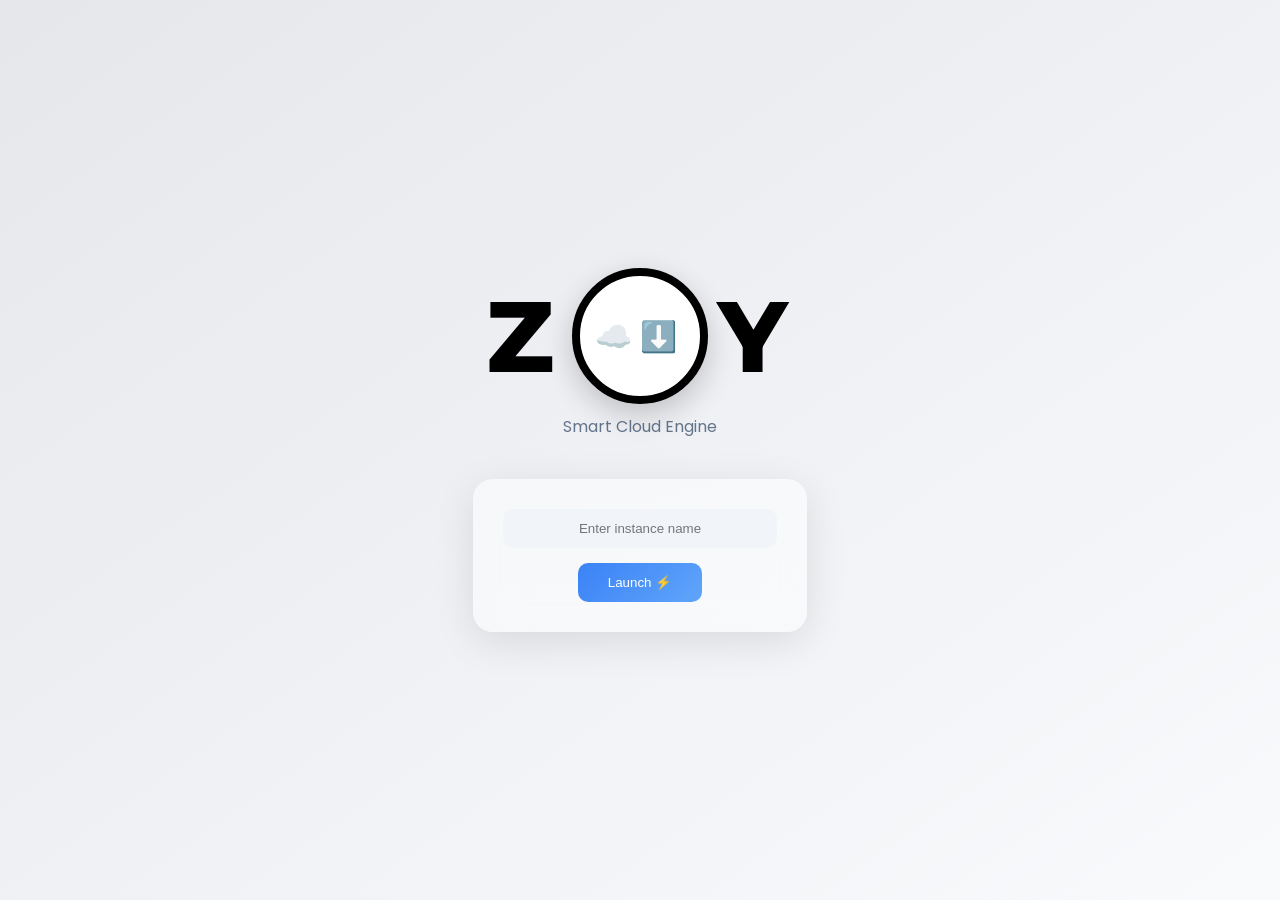
<file: frontend/index.html>
<!DOCTYPE html>
<html>
<head>
  <title>ZOY Cloud</title>

  <link href="https://fonts.googleapis.com/css2?family=Montserrat:wght@800&family=Poppins:wght@300&display=swap" rel="stylesheet">

  <style>
    body {
      margin: 0;
      height: 100vh;
      display: flex;
      justify-content: center;
      align-items: center;
      background: linear-gradient(145deg, #e5e7eb, #f8fafc);
      font-family: 'Poppins', sans-serif;
    }

    .container {
      text-align: center;
    }

    .logo {
      font-family: 'Montserrat', sans-serif;
      font-size: 100px;
      font-weight: 800;
      color: black;
      letter-spacing: 8px;
      display: flex;
      align-items: center;
      justify-content: center;
    }

    .o {
      position: relative;
      width: 120px;
      height: 120px;
      border-radius: 50%;
      border: 8px solid black;
      display: flex;
      align-items: center;
      justify-content: center;
      margin: 0 10px;
      background: white;
      box-shadow: 0 10px 30px rgba(0,0,0,0.2);
    }

    .o span {
      font-size: 30px;
      color: #3b82f6;
    }

    .tagline {
      margin-top: 10px;
      color: #64748b;
    }

    .glass {
      margin-top: 40px;
      backdrop-filter: blur(20px);
      background: rgba(255,255,255,0.5);
      padding: 30px;
      border-radius: 20px;
      box-shadow: 0 10px 40px rgba(0,0,0,0.1);
    }

    input {
      padding: 12px;
      width: 250px;
      border-radius: 10px;
      border: none;
      outline: none;
      background: #f1f5f9;
      text-align: center;
    }

    button {
      margin-top: 15px;
      padding: 12px 30px;
      border: none;
      border-radius: 10px;
      background: linear-gradient(135deg, #3b82f6, #60a5fa);
      color: white;
      cursor: pointer;
      transition: 0.3s;
    }

    button:hover {
      transform: scale(1.05);
      box-shadow: 0 0 20px #3b82f6;
    }
  </style>
</head>

<body>

  <div class="container">

    <!-- LOGO -->
    <div class="logo">
      Z
      <div class="o">
        <span>☁️⬇️</span>
      </div>
      Y
    </div>

    <div class="tagline">Smart Cloud Engine</div>

    <!-- GLASS BOX -->
    <div class="glass">
      <input type="text" id="name" placeholder="Enter instance name">
      <br>
      <button onclick="createServer()">Launch ⚡</button>
    </div>

  </div>

  <script>
async function createServer() {
  const name = document.getElementById("name").value;
if (!name) {
  alert("Enter name first!");
  return;
}

  await fetch("https://atm-first-code.onrender.com/create-server?name=" + name, {
    method: "POST"
  });

  window.location.href = "dashboard.html";
}
</script>

</body>
</html>
</file>
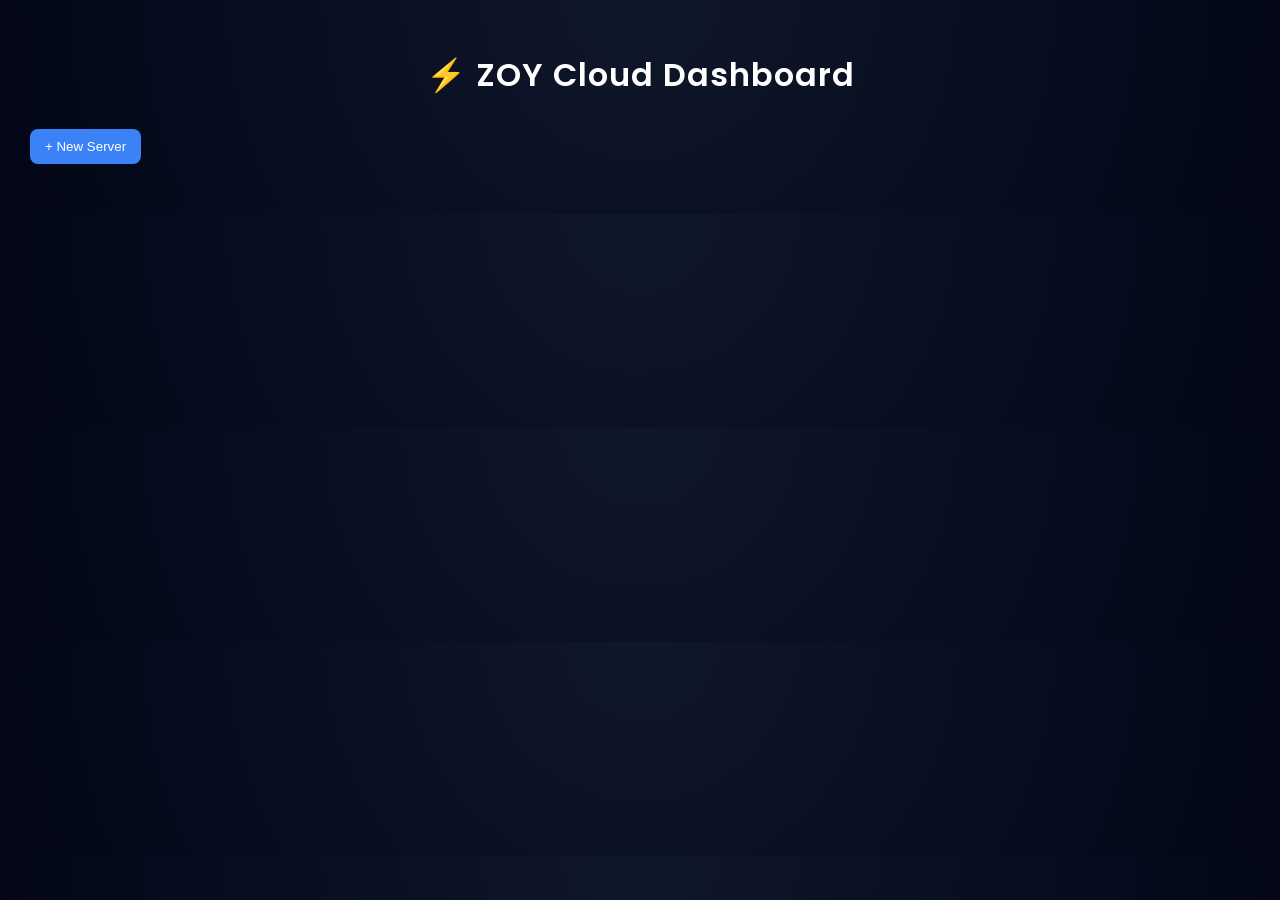
<file: frontend/dashboard.html>
<!DOCTYPE html>
<html>
<head>
  <title>ZOY Dashboard</title>

  <link href="https://fonts.googleapis.com/css2?family=Poppins&display=swap" rel="stylesheet">

  <style>
   body {
  margin: 0;
  font-family: 'Poppins', sans-serif;
  background: radial-gradient(circle at top, #0f172a, #020617);
  color: white;
  padding: 30px;
}


    h1 {
      text-align: center;
      margin-bottom: 30px;
    }

    .grid {
      display: grid;
      grid-template-columns: repeat(auto-fill, minmax(200px, 1fr));
      gap: 20px;
    }

    .card {
      backdrop-filter: blur(20px);
      background: rgba(255,255,255,0.05);
      padding: 20px;
      border-radius: 15px;
      text-align: center;
      box-shadow: 0 5px 20px rgba(0,0,0,0.4);
    }

    .status {
      color: #22c55e;
      margin-top: 10px;
    }

    .delete-btn {
  margin-top: 10px;
  padding: 8px 12px;
  border: none;
  border-radius: 8px;
  background: rgba(239,68,68,0.2);
  color: #ef4444;
  cursor: pointer;
  transition: 0.3s;
}

.delete-btn:hover {
  background: #ef4444;
  color: white;
}

.card {
  padding: 20px;
  border-radius: 20px;
  text-align: center;
  transition: 0.3s;

  background: rgba(255,255,255,0.05);
  backdrop-filter: blur(20px);
  border: 1px solid rgba(255,255,255,0.1);
}

.glass {
  background: rgba(255,255,255,0.05);
  backdrop-filter: blur(20px);
  border-radius: 20px;
  border: 1px solid rgba(255,255,255,0.1);
  box-shadow: 0 10px 30px rgba(0,0,0,0.5);
}

  </style>
</head>

<body>

<h1 style="
  font-size: 32px;
  font-weight: 600;
  letter-spacing: 1px;
">
⚡ ZOY Cloud Dashboard</h1>
<button onclick="window.location.href='./index.html'" style="
  padding:10px 15px;
  border:none;
  border-radius:8px;
  background:#3b82f6;
  color:white;
  cursor:pointer;
  margin-bottom:20px;
">
  + New Server
</button>

<div class="grid" id="list"></div>

<script>
async function loadServers() {
  const res = await fetch("https://atm-first-code.onrender.com/servers");
  const data = await res.json();

  const list = document.getElementById("list");
  list.innerHTML = "";

  data.forEach(server => {
    const div = document.createElement("div");
    div.className = "card";

    div.innerHTML = `
      <h3>${server.name}</h3>
      <div class="status">Running 🟢</div>
      <button class="delete-btn" onclick="deleteServer('${server.name}')">
        Delete
      </button>
    `;

    list.appendChild(div);
  });
}

async function deleteServer(name) {
  await fetch("https://atm-first-code.onrender.com/delete-server?name=" + name, {
    method: "DELETE"
  });

  loadServers();
}

loadServers();
</script>


</body>
</html>
</file>
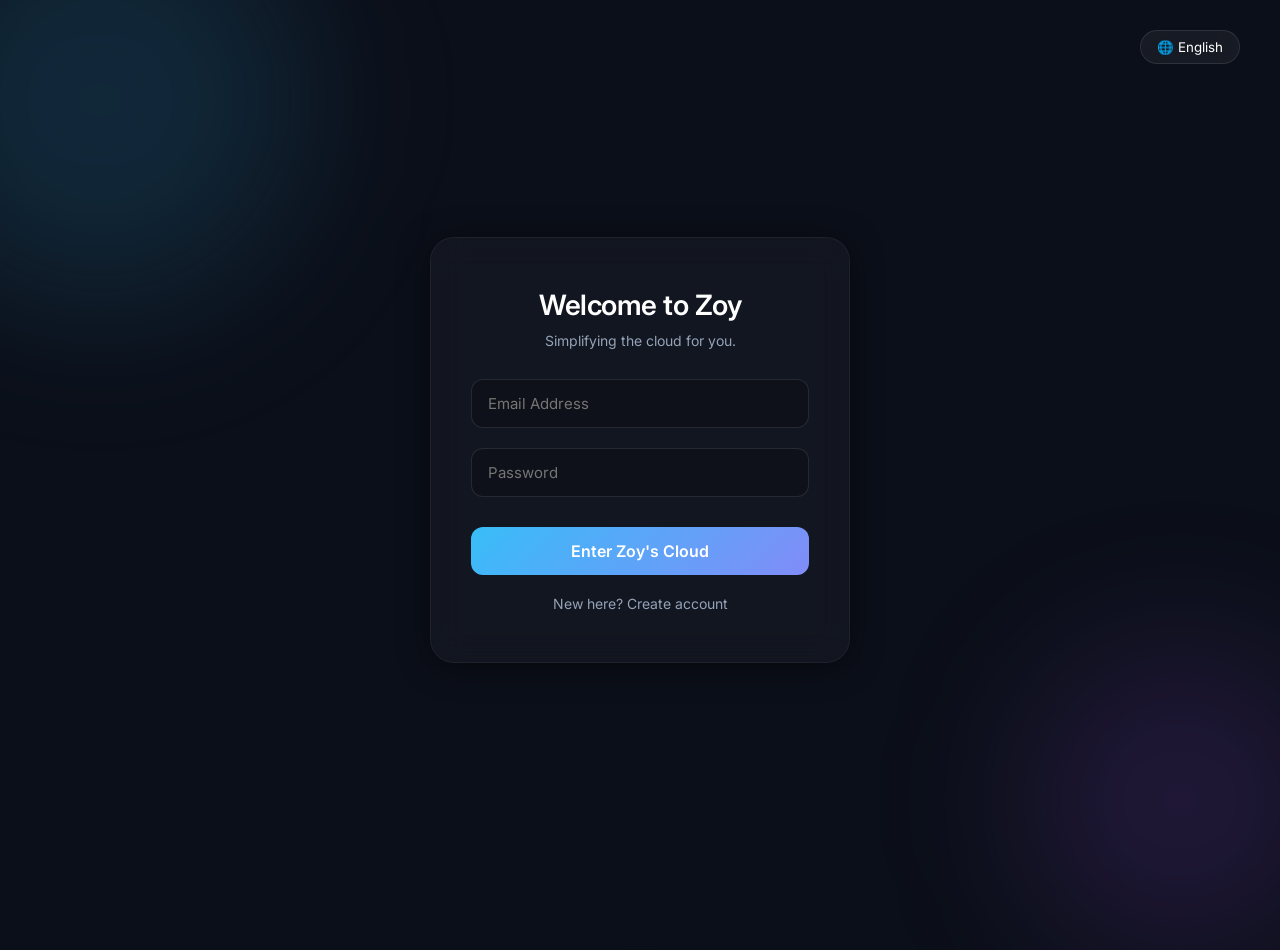
<file: templates/login.html>
<!DOCTYPE html>
<html lang="en">
<head>
    <meta charset="UTF-8">
    <meta name="viewport" content="width=device-width, initial-scale=1.0">
    <title>Zoy's Cloud | Premium Access</title>
    <link href="https://fonts.googleapis.com/css2?family=Inter:wght@300;400;600&display=swap" rel="stylesheet">
    <style>
        /* 🌌 Premium Dark Theme & Glassmorphism */
        * { margin: 0; padding: 0; box-sizing: border-box; font-family: 'Inter', sans-serif; }
        body {
            background-color: #0b0f19; color: #ffffff; display: flex;
            justify-content: center; align-items: center; height: 100vh;
            overflow: hidden; position: relative;
        }
        
        .glow-circle-1 {
            position: absolute; width: 400px; height: 400px; background: rgba(56, 189, 248, 0.15);
            border-radius: 50%; filter: blur(80px); top: -100px; left: -100px;
        }
        .glow-circle-2 {
            position: absolute; width: 300px; height: 300px; background: rgba(168, 85, 247, 0.15);
            border-radius: 50%; filter: blur(80px); bottom: -50px; right: -50px;
        }

        .lang-switch {
            position: absolute; top: 30px; right: 40px; z-index: 10;
            background: rgba(255, 255, 255, 0.05); border: 1px solid rgba(255, 255, 255, 0.1);
            color: white; padding: 8px 16px; border-radius: 20px; cursor: pointer;
            backdrop-filter: blur(10px); transition: 0.3s;
        }
        .lang-switch:hover { background: rgba(255, 255, 255, 0.1); }

        .glass-card {
            background: rgba(255, 255, 255, 0.03); backdrop-filter: blur(16px);
            border: 1px solid rgba(255, 255, 255, 0.05); padding: 50px 40px;
            border-radius: 24px; width: 100%; max-width: 420px; z-index: 5;
            box-shadow: 0 4px 30px rgba(0, 0, 0, 0.5); text-align: center;
        }

        .glass-card h2 { font-size: 28px; font-weight: 600; margin-bottom: 10px; letter-spacing: -0.5px;}
        .glass-card p { font-size: 14px; color: #94a3b8; margin-bottom: 30px; }

        .input-group { margin-bottom: 20px; text-align: left; }
        .input-group input {
            width: 100%; padding: 14px 16px; background: rgba(0, 0, 0, 0.2);
            border: 1px solid rgba(255, 255, 255, 0.1); border-radius: 12px; 
            color: white; font-size: 15px; transition: all 0.3s ease;
        }
        .input-group input:focus { outline: none; border-color: #38bdf8; background: rgba(0, 0, 0, 0.4); box-shadow: 0 0 10px rgba(56, 189, 248, 0.2); }
        
        .btn {
            width: 100%; padding: 14px; background: linear-gradient(135deg, #38bdf8, #818cf8);
            border: none; border-radius: 12px; color: white; font-size: 16px; font-weight: 600;
            cursor: pointer; transition: 0.3s; margin-top: 10px;
        }
        .btn:hover { transform: translateY(-2px); box-shadow: 0 5px 15px rgba(56, 189, 248, 0.4); }

        .toggle-link {
            display: block; margin-top: 20px; font-size: 14px; color: #94a3b8;
            cursor: pointer; text-decoration: none; transition: color 0.3s;
        }
        .toggle-link:hover { color: #38bdf8; }

        #signup-form { display: none; }

        /* 🚀 NAYA JADOO: Premium Floating Notification (Toast) */
        .toast {
            position: fixed; bottom: -100px; left: 50%; transform: translateX(-50%);
            background: rgba(16, 185, 129, 0.2); border: 1px solid rgba(16, 185, 129, 0.5);
            backdrop-filter: blur(10px); color: white; padding: 12px 24px;
            border-radius: 50px; font-size: 14px; font-weight: 600;
            transition: bottom 0.5s cubic-bezier(0.68, -0.55, 0.265, 1.55); z-index: 1000;
            box-shadow: 0 10px 30px rgba(0,0,0,0.5);
        }
        .toast.show { bottom: 40px; }
        .toast.error { background: rgba(239, 68, 68, 0.2); border-color: rgba(239, 68, 68, 0.5); }

    </style>
</head>
<body>

    <div class="glow-circle-1"></div>
    <div class="glow-circle-2"></div>

    <button class="lang-switch" onclick="toggleLanguage()">🌐 English</button>

    <div class="glass-card">
        <div id="login-form">
            <h2 id="title-login">Welcome to Zoy</h2>
            <p id="sub-login">Simplifying the cloud for you.</p>
            
            <div class="input-group">
                <input type="email" id="email-login" placeholder="Email Address">
            </div>
            <div class="input-group">
                <input type="password" id="pass-login" placeholder="Password">
            </div>
            
            <button class="btn" id="btn-login" onclick="handleLogin()">Enter Zoy's Cloud</button>
            <span class="toggle-link" id="link-to-signup" onclick="switchForm('signup')">New here? Create account</span>
        </div>

        <div id="signup-form">
            <h2 id="title-signup">Create Account</h2>
            <p id="sub-signup">Start your journey today.</p>
            
            <div class="input-group">
                <input type="text" id="name-signup" placeholder="Full Name">
            </div>
            <div class="input-group">
                <input type="email" id="email-signup" placeholder="Email Address">
            </div>
            <div class="input-group">
                <input type="password" id="pass-signup" placeholder="Password">
            </div>
            
            <button class="btn" id="btn-signup" onclick="handleSignup()">Join Zoy's Cloud</button>
            <span class="toggle-link" id="link-to-login" onclick="switchForm('login')">Already have an account? Login</span>
        </div>
    </div>

    <div id="toast-msg" class="toast"></div>

    <script>
        // ---------------------------------------------------------
        // UI & NOTIFICATION LOGIC
        // ---------------------------------------------------------
        
        // Premium Message dikhane ka function
        function showMessage(msg, isError = false) {
            const toast = document.getElementById('toast-msg');
            toast.innerText = msg;
            if (isError) {
                toast.classList.add('error');
            } else {
                toast.classList.remove('error');
            }
            toast.classList.add('show');
            
            // 3 second baad apne aap gayab ho jayega
            setTimeout(() => {
                toast.classList.remove('show');
            }, 3000);
        }

        function switchForm(formType) {
            if(formType === 'signup') {
                document.getElementById('login-form').style.display = 'none';
                document.getElementById('signup-form').style.display = 'block';
            } else {
                document.getElementById('signup-form').style.display = 'none';
                document.getElementById('login-form').style.display = 'block';
            }
        }

        const translations = {
            en: {
                titleLogin: "Welcome to Zoy", subLogin: "Simplifying the cloud for you.",
                emailPlaceholder: "Email Address", passPlaceholder: "Password", namePlaceholder: "Full Name",
                btnLogin: "Enter Zoy's Cloud", linkToSignup: "New here? Create account",
                titleSignup: "Create Account", subSignup: "Start your journey today.",
                btnSignup: "Join Zoy's Cloud", linkToLogin: "Already have an account? Login",
                langBtn: "🌐 English"
            },
            hi: {
                titleLogin: "ज़ॉय में आपका स्वागत है", subLogin: "क्लाउड को आपके लिए आसान बनाते हुए।",
                emailPlaceholder: "ईमेल दर्ज करें", passPlaceholder: "पासवर्ड", namePlaceholder: "पूरा नाम",
                btnLogin: "ज़ॉय क्लाउड में प्रवेश करें", linkToSignup: "नए हैं? खाता बनाएँ",
                titleSignup: "खाता बनाएँ", subSignup: "आज ही अपनी यात्रा शुरू करें।",
                btnSignup: "ज़ॉय क्लाउड से जुड़ें", linkToLogin: "पहले से खाता है? लॉगिन करें",
                langBtn: "🌐 हिंदी"
            }
        };

        let currentLang = 'en';

        function toggleLanguage() {
            currentLang = currentLang === 'en' ? 'hi' : 'en';
            const text = translations[currentLang];
            
            document.getElementById('title-login').innerText = text.titleLogin;
            document.getElementById('sub-login').innerText = text.subLogin;
            document.getElementById('btn-login').innerText = text.btnLogin;
            document.getElementById('link-to-signup').innerText = text.linkToSignup;
            
            document.getElementById('title-signup').innerText = text.titleSignup;
            document.getElementById('sub-signup').innerText = text.subSignup;
            document.getElementById('btn-signup').innerText = text.btnSignup;
            document.getElementById('link-to-login').innerText = text.linkToLogin;
            
            document.getElementById('email-login').placeholder = text.emailPlaceholder;
            document.getElementById('pass-login').placeholder = text.passPlaceholder;
            document.getElementById('name-signup').placeholder = text.namePlaceholder;
            document.getElementById('email-signup').placeholder = text.emailPlaceholder;
            document.getElementById('pass-signup').placeholder = text.passPlaceholder;
            
            document.querySelector('.lang-switch').innerText = text.langBtn;
        }

        // ---------------------------------------------------------
        // API LOGIC (Backend Connection)
        // ---------------------------------------------------------

        async function handleSignup() {
            const name = document.getElementById('name-signup').value;
            const email = document.getElementById('email-signup').value;
            const password = document.getElementById('pass-signup').value;

            if (!name || !email || !password) {
                showMessage(currentLang === 'en' ? "Please fill all fields!" : "Kripya sabhi details bharein!", true);
                return;
            }

            try {
                const response = await fetch('/api/auth/signup', {
                    method: 'POST',
                    headers: { 'Content-Type': 'application/json' },
                    body: JSON.stringify({ email: email, name: name, password: password })
                });
                
                const data = await response.json();

                if (response.ok) {
                    // 🎉 1. Premium Message Dikhao
                    showMessage(currentLang === 'en' ? "Account Created! Please Login." : "खाता बन गया! कृपया लॉगिन करें।"); 
                    
                    // 🔄 2. Form badal do
                    switchForm('login'); 
                    
                    // ✍️ 3. Naye form mein Email apne aap likh do taaki mehnat na karni pade
                    document.getElementById('email-login').value = email;
                    
                    // Form khali kar do agle ke liye
                    document.getElementById('name-signup').value = "";
                    document.getElementById('email-signup').value = "";
                    document.getElementById('pass-signup').value = "";

                } else {
                    showMessage("⚠️ " + data.detail, true); 
                }
            } catch (error) {
                showMessage("Server offline!", true);
            }
        }

        async function handleLogin() {
            const email = document.getElementById('email-login').value;
            const password = document.getElementById('pass-login').value;

            if (!email || !password) {
                showMessage(currentLang === 'en' ? "Please enter email and password!" : "Kripya email aur password daalein!", true);
                return;
            }

            try {
                const response = await fetch('/api/auth/login', {
                    method: 'POST',
                    headers: { 'Content-Type': 'application/json' },
                    body: JSON.stringify({ email: email, password: password })
                });
                
                const data = await response.json();

                if (response.ok) {
                    localStorage.setItem('zoy_token', data.access_token);
                    showMessage("✅ Login Successful!");
                    
                    // Thodi der baad automatically dashboard par bhej do
                    setTimeout(() => {
                        window.location.href = "/"; 
                    }, 1000);
                } else {
                    showMessage("❌ " + data.detail, true); 
                }
            } catch (error) {
                showMessage("Server offline!", true);
            }
        }
    </script>
</body>
</html>
</file>
